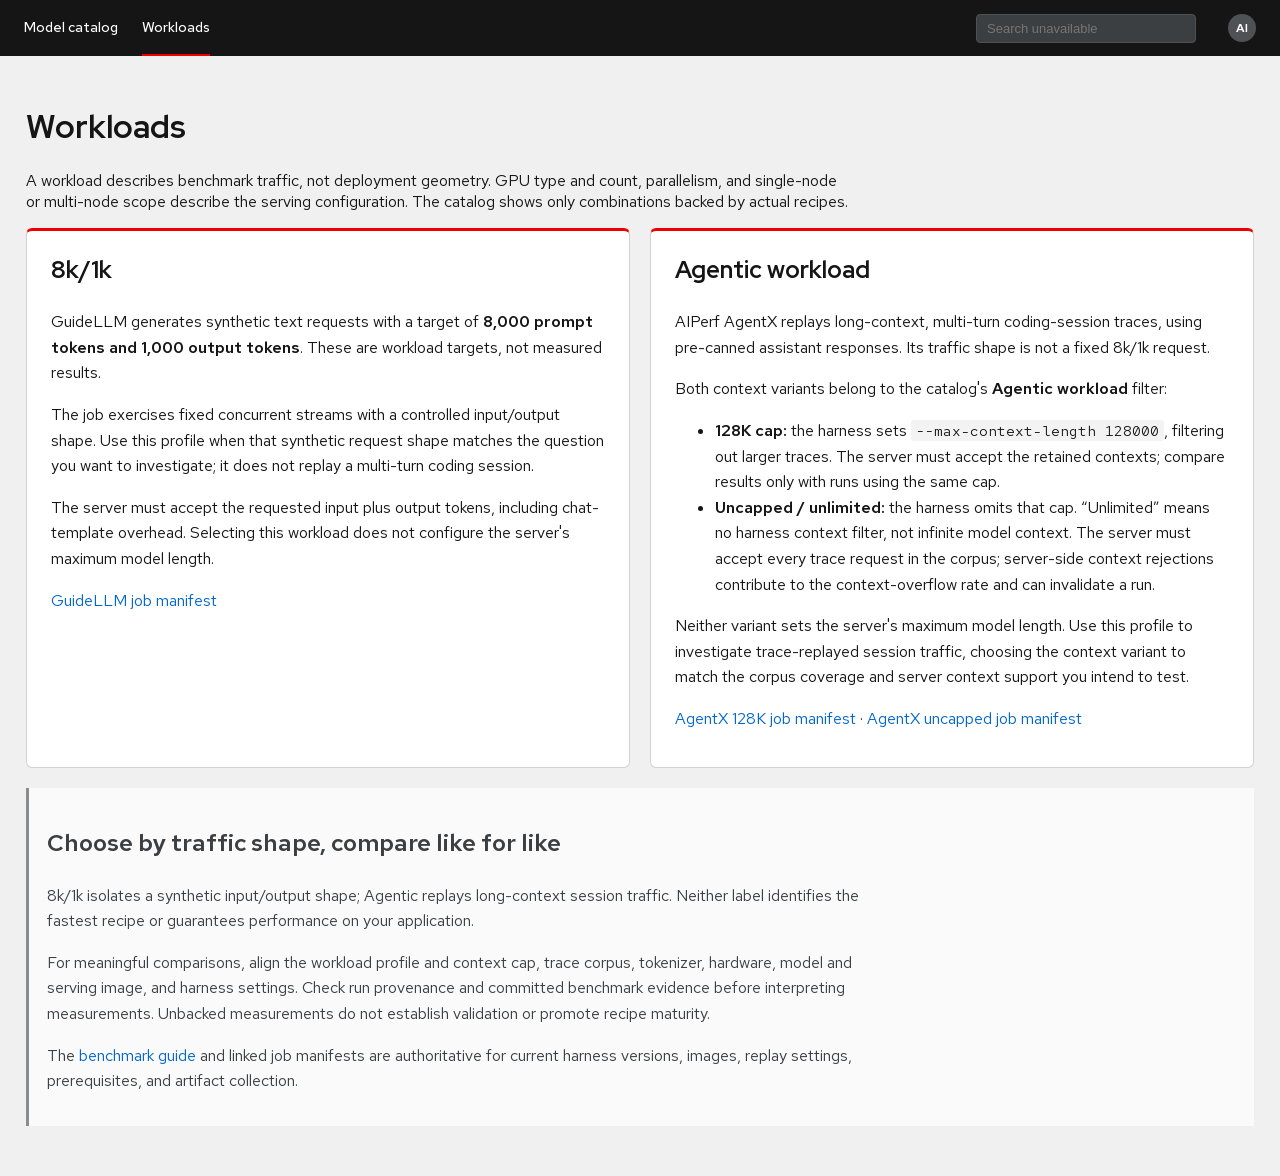
<file: site/workloads.html>
<!DOCTYPE html>
<html lang="en">
<head>
  <meta charset="utf-8">
  <meta name="viewport" content="width=device-width, initial-scale=1">
  <title>Workloads | AI Hub</title>
  <link rel="stylesheet" href="styles.css">
</head>
<body>
  <div class="nav">
    <nav aria-label="Primary" class="nav__links">
      <a href="index.html" class="nav__link">Model catalog</a>
      <a href="workloads.html" aria-current="page" class="nav__link nav__link--active">Workloads</a>
    </nav>
    <div style="flex:1"></div>
    <input disabled placeholder="Search unavailable" aria-label="AI Hub search unavailable" title="AI Hub search is not available" style="background:#3C3F42;border:1px solid #4F5255;border-radius:4px;color:#fff;padding:6px 10px;font-size:13px;width:220px">
    <div style="width:28px;height:28px;border-radius:50%;background:#4F5255;display:flex;align-items:center;justify-content:center;font-size:12px;font-weight:600">AI</div>
  </div>

  <main class="workload-page">
    <h1>Workloads</h1>
    <p>A workload describes benchmark traffic, not deployment geometry. GPU type and count, parallelism, and single-node or multi-node scope describe the serving configuration. The catalog shows only combinations backed by actual recipes.</p>

    <div class="workload-grid">
      <section class="workload-card" aria-labelledby="synthetic-heading">
        <h2 id="synthetic-heading">8k/1k</h2>
        <p>GuideLLM generates synthetic text requests with a target of <strong>8,000 prompt tokens and 1,000 output tokens</strong>. These are workload targets, not measured results.</p>
        <p>The job exercises fixed concurrent streams with a controlled input/output shape. Use this profile when that synthetic request shape matches the question you want to investigate; it does not replay a multi-turn coding session.</p>
        <p>The server must accept the requested input plus output tokens, including chat-template overhead. Selecting this workload does not configure the server's maximum model length.</p>
        <p><a href="https://github.com/openshift-psap/inference-playbooks/blob/main/benchmarks/manifests/guidellm-8k1k-job.yaml">GuideLLM job manifest</a></p>
      </section>

      <section class="workload-card" aria-labelledby="agentic-heading">
        <h2 id="agentic-heading">Agentic workload</h2>
        <p>AIPerf AgentX replays long-context, multi-turn coding-session traces, using pre-canned assistant responses. Its traffic shape is not a fixed 8k/1k request.</p>
        <p>Both context variants belong to the catalog's <strong>Agentic workload</strong> filter:</p>
        <ul>
          <li><strong>128K cap:</strong> the harness sets <code>--max-context-length 128000</code>, filtering out larger traces. The server must accept the retained contexts; compare results only with runs using the same cap.</li>
          <li><strong>Uncapped / unlimited:</strong> the harness omits that cap. “Unlimited” means no harness context filter, not infinite model context. The server must accept every trace request in the corpus; server-side context rejections contribute to the context-overflow rate and can invalidate a run.</li>
        </ul>
        <p>Neither variant sets the server's maximum model length. Use this profile to investigate trace-replayed session traffic, choosing the context variant to match the corpus coverage and server context support you intend to test.</p>
        <p><a href="https://github.com/openshift-psap/inference-playbooks/blob/main/benchmarks/manifests/aiperf-agentx-128k-job.yaml">AgentX 128K job manifest</a> · <a href="https://github.com/openshift-psap/inference-playbooks/blob/main/benchmarks/manifests/aiperf-agentx-unlimited-context-job.yaml">AgentX uncapped job manifest</a></p>
      </section>
    </div>

    <aside class="workload-note" aria-labelledby="comparison-heading">
      <h2 id="comparison-heading">Choose by traffic shape, compare like for like</h2>
      <p>8k/1k isolates a synthetic input/output shape; Agentic replays long-context session traffic. Neither label identifies the fastest recipe or guarantees performance on your application.</p>
      <p>For meaningful comparisons, align the workload profile and context cap, trace corpus, tokenizer, hardware, model and serving image, and harness settings. Check run provenance and committed benchmark evidence before interpreting measurements. Unbacked measurements do not establish validation or promote recipe maturity.</p>
      <p>The <a href="https://github.com/openshift-psap/inference-playbooks/blob/main/benchmarks/README.md">benchmark guide</a> and linked job manifests are authoritative for current harness versions, images, replay settings, prerequisites, and artifact collection.</p>
    </aside>
  </main>
</body>
</html>
</file>
<file: site/styles.css>
/* Red Hat Display font-face declarations */
@font-face {
  font-family: 'Red Hat Display';
  font-style: normal;
  font-weight: 500;
  font-display: swap;
  src: url("fonts/red-hat-display-latinext.woff2") format('woff2');
  unicode-range: U+0100-02BA, U+02BD-02C5, U+02C7-02CC, U+02CE-02D7, U+02DD-02FF, U+0304, U+0308, U+0329, U+1D00-1DBF, U+1E00-1E9F, U+1EF2-1EFF, U+2020, U+20A0-20AB, U+20AD-20C0, U+2113, U+2C60-2C7F, U+A720-A7FF;
}
@font-face {
  font-family: 'Red Hat Display';
  font-style: normal;
  font-weight: 500;
  font-display: swap;
  src: url("fonts/red-hat-display-latin.woff2") format('woff2');
  unicode-range: U+0000-00FF, U+0131, U+0152-0153, U+02BB-02BC, U+02C6, U+02DA, U+02DC, U+0304, U+0308, U+0329, U+2000-206F, U+20AC, U+2122, U+2191, U+2193, U+2212, U+2215, U+FEFF, U+FFFD;
}
@font-face {
  font-family: 'Red Hat Display';
  font-style: normal;
  font-weight: 600;
  font-display: swap;
  src: url("fonts/red-hat-display-latinext.woff2") format('woff2');
  unicode-range: U+0100-02BA, U+02BD-02C5, U+02C7-02CC, U+02CE-02D7, U+02DD-02FF, U+0304, U+0308, U+0329, U+1D00-1DBF, U+1E00-1E9F, U+1EF2-1EFF, U+2020, U+20A0-20AB, U+20AD-20C0, U+2113, U+2C60-2C7F, U+A720-A7FF;
}
@font-face {
  font-family: 'Red Hat Display';
  font-style: normal;
  font-weight: 600;
  font-display: swap;
  src: url("fonts/red-hat-display-latin.woff2") format('woff2');
  unicode-range: U+0000-00FF, U+0131, U+0152-0153, U+02BB-02BC, U+02C6, U+02DA, U+02DC, U+0304, U+0308, U+0329, U+2000-206F, U+20AC, U+2122, U+2191, U+2193, U+2212, U+2215, U+FEFF, U+FFFD;
}
@font-face {
  font-family: 'Red Hat Display';
  font-style: normal;
  font-weight: 700;
  font-display: swap;
  src: url("fonts/red-hat-display-latinext.woff2") format('woff2');
  unicode-range: U+0100-02BA, U+02BD-02C5, U+02C7-02CC, U+02CE-02D7, U+02DD-02FF, U+0304, U+0308, U+0329, U+1D00-1DBF, U+1E00-1E9F, U+1EF2-1EFF, U+2020, U+20A0-20AB, U+20AD-20C0, U+2113, U+2C60-2C7F, U+A720-A7FF;
}
@font-face {
  font-family: 'Red Hat Display';
  font-style: normal;
  font-weight: 700;
  font-display: swap;
  src: url("fonts/red-hat-display-latin.woff2") format('woff2');
  unicode-range: U+0000-00FF, U+0131, U+0152-0153, U+02BB-02BC, U+02C6, U+02DA, U+02DC, U+0304, U+0308, U+0329, U+2000-206F, U+20AC, U+2122, U+2191, U+2193, U+2212, U+2215, U+FEFF, U+FFFD;
}
@font-face {
  font-family: 'Red Hat Display';
  font-style: normal;
  font-weight: 800;
  font-display: swap;
  src: url("fonts/red-hat-display-latinext.woff2") format('woff2');
  unicode-range: U+0100-02BA, U+02BD-02C5, U+02C7-02CC, U+02CE-02D7, U+02DD-02FF, U+0304, U+0308, U+0329, U+1D00-1DBF, U+1E00-1E9F, U+1EF2-1EFF, U+2020, U+20A0-20AB, U+20AD-20C0, U+2113, U+2C60-2C7F, U+A720-A7FF;
}
@font-face {
  font-family: 'Red Hat Display';
  font-style: normal;
  font-weight: 800;
  font-display: swap;
  src: url("fonts/red-hat-display-latin.woff2") format('woff2');
  unicode-range: U+0000-00FF, U+0131, U+0152-0153, U+02BB-02BC, U+02C6, U+02DA, U+02DC, U+0304, U+0308, U+0329, U+2000-206F, U+20AC, U+2122, U+2191, U+2193, U+2212, U+2215, U+FEFF, U+FFFD;
}

/* Red Hat Mono font-face declarations */
@font-face {
  font-family: 'Red Hat Mono';
  font-style: normal;
  font-weight: 400;
  font-display: swap;
  src: url("fonts/red-hat-mono-latinext.woff2") format('woff2');
  unicode-range: U+0100-02BA, U+02BD-02C5, U+02C7-02CC, U+02CE-02D7, U+02DD-02FF, U+0304, U+0308, U+0329, U+1D00-1DBF, U+1E00-1E9F, U+1EF2-1EFF, U+2020, U+20A0-20AB, U+20AD-20C0, U+2113, U+2C60-2C7F, U+A720-A7FF;
}
@font-face {
  font-family: 'Red Hat Mono';
  font-style: normal;
  font-weight: 400;
  font-display: swap;
  src: url("fonts/red-hat-mono-latin.woff2") format('woff2');
  unicode-range: U+0000-00FF, U+0131, U+0152-0153, U+02BB-02BC, U+02C6, U+02DA, U+02DC, U+0304, U+0308, U+0329, U+2000-206F, U+20AC, U+2122, U+2191, U+2193, U+2212, U+2215, U+FEFF, U+FFFD;
}
@font-face {
  font-family: 'Red Hat Mono';
  font-style: normal;
  font-weight: 500;
  font-display: swap;
  src: url("fonts/red-hat-mono-latinext.woff2") format('woff2');
  unicode-range: U+0100-02BA, U+02BD-02C5, U+02C7-02CC, U+02CE-02D7, U+02DD-02FF, U+0304, U+0308, U+0329, U+1D00-1DBF, U+1E00-1E9F, U+1EF2-1EFF, U+2020, U+20A0-20AB, U+20AD-20C0, U+2113, U+2C60-2C7F, U+A720-A7FF;
}
@font-face {
  font-family: 'Red Hat Mono';
  font-style: normal;
  font-weight: 500;
  font-display: swap;
  src: url("fonts/red-hat-mono-latin.woff2") format('woff2');
  unicode-range: U+0000-00FF, U+0131, U+0152-0153, U+02BB-02BC, U+02C6, U+02DA, U+02DC, U+0304, U+0308, U+0329, U+2000-206F, U+20AC, U+2122, U+2191, U+2193, U+2212, U+2215, U+FEFF, U+FFFD;
}

/* Red Hat Text font-face declarations */
@font-face {
  font-family: 'Red Hat Text';
  font-style: normal;
  font-weight: 400;
  font-display: swap;
  src: url("fonts/red-hat-text-latinext.woff2") format('woff2');
  unicode-range: U+0100-02BA, U+02BD-02C5, U+02C7-02CC, U+02CE-02D7, U+02DD-02FF, U+0304, U+0308, U+0329, U+1D00-1DBF, U+1E00-1E9F, U+1EF2-1EFF, U+2020, U+20A0-20AB, U+20AD-20C0, U+2113, U+2C60-2C7F, U+A720-A7FF;
}
@font-face {
  font-family: 'Red Hat Text';
  font-style: normal;
  font-weight: 400;
  font-display: swap;
  src: url("fonts/red-hat-text-latin.woff2") format('woff2');
  unicode-range: U+0000-00FF, U+0131, U+0152-0153, U+02BB-02BC, U+02C6, U+02DA, U+02DC, U+0304, U+0308, U+0329, U+2000-206F, U+20AC, U+2122, U+2191, U+2193, U+2212, U+2215, U+FEFF, U+FFFD;
}
@font-face {
  font-family: 'Red Hat Text';
  font-style: normal;
  font-weight: 500;
  font-display: swap;
  src: url("fonts/red-hat-text-latinext.woff2") format('woff2');
  unicode-range: U+0100-02BA, U+02BD-02C5, U+02C7-02CC, U+02CE-02D7, U+02DD-02FF, U+0304, U+0308, U+0329, U+1D00-1DBF, U+1E00-1E9F, U+1EF2-1EFF, U+2020, U+20A0-20AB, U+20AD-20C0, U+2113, U+2C60-2C7F, U+A720-A7FF;
}
@font-face {
  font-family: 'Red Hat Text';
  font-style: normal;
  font-weight: 500;
  font-display: swap;
  src: url("fonts/red-hat-text-latin.woff2") format('woff2');
  unicode-range: U+0000-00FF, U+0131, U+0152-0153, U+02BB-02BC, U+02C6, U+02DA, U+02DC, U+0304, U+0308, U+0329, U+2000-206F, U+20AC, U+2122, U+2191, U+2193, U+2212, U+2215, U+FEFF, U+FFFD;
}
@font-face {
  font-family: 'Red Hat Text';
  font-style: normal;
  font-weight: 600;
  font-display: swap;
  src: url("fonts/red-hat-text-latinext.woff2") format('woff2');
  unicode-range: U+0100-02BA, U+02BD-02C5, U+02C7-02CC, U+02CE-02D7, U+02DD-02FF, U+0304, U+0308, U+0329, U+1D00-1DBF, U+1E00-1E9F, U+1EF2-1EFF, U+2020, U+20A0-20AB, U+20AD-20C0, U+2113, U+2C60-2C7F, U+A720-A7FF;
}
@font-face {
  font-family: 'Red Hat Text';
  font-style: normal;
  font-weight: 600;
  font-display: swap;
  src: url("fonts/red-hat-text-latin.woff2") format('woff2');
  unicode-range: U+0000-00FF, U+0131, U+0152-0153, U+02BB-02BC, U+02C6, U+02DA, U+02DC, U+0304, U+0308, U+0329, U+2000-206F, U+20AC, U+2122, U+2191, U+2193, U+2212, U+2215, U+FEFF, U+FFFD;
}

/* Base styles */
body {
  margin: 0;
  background: #F0F0F0;
  font-family: 'Red Hat Text', sans-serif;
  color: #151515;
}

a {
  color: #0066CC;
  text-decoration: none;
}

a:hover {
  color: #004080;
  text-decoration: underline;
}

* {
  box-sizing: border-box;
}

code {
  font-family: 'Red Hat Mono', monospace;
  font-size: .9em;
  background: #F3F3F3;
  padding: 1px 5px;
  border-radius: 3px;
}

/* Navigation */
.nav {
  background: #151515;
  color: #fff;
  display: flex;
  align-items: center;
  padding: 0 24px;
  height: 56px;
  gap: 32px;
  flex-shrink: 0;
}

.nav__links {
  display: flex;
  gap: 24px;
  align-self: stretch;
}

.nav__link {
  display: flex;
  align-items: center;
  color: #fff;
  text-decoration: none;
  font-size: 14px;
  font-weight: 500;
  border-bottom: 2px solid transparent;
}

.nav__link--active {
  border-bottom-color: #EE0000;
}

/* Breadcrumb */
.crumb {
  font-size: 13px;
  color: #6A6E73;
  margin-bottom: 14px;
}

/* Fluid page shells; constrain prose, not the available catalog width. */
.catalog-layout {
  width: 100%;
  min-width: 0;
  padding: 24px clamp(16px, 2vw, 48px) 50px;
}

.panel p,
.selectors > p,
.workload-page p {
  max-width: 75ch;
}

.filter-pair {
  display: grid;
  grid-template-columns: repeat(2, minmax(0, 1fr));
  gap: 16px;
  min-width: 0;
}

/* Model card */
.model-card {
  background: #fff;
  border: 1px solid #D2D2D2;
  border-radius: 6px 6px 0 0;
  padding: 24px 28px;
  display: flex;
  gap: 20px;
  align-items: flex-start;
  flex-wrap: wrap;
}

.model-card h1 {
  margin: 0 0 8px;
}

.model-meta {
  display: flex;
  flex-wrap: wrap;
  align-items: center;
  gap: 6px 20px;
  margin: 0;
  font-size: 14px;
  line-height: 1.5;
}

.model-meta > span {
  min-width: 0;
  max-width: 100%;
  overflow-wrap: anywhere;
}

.model-card p {
  margin: 8px 0 0;
  max-width: 75ch;
}

/* Selectors */
.selectors {
  background: #fff;
  border: 1px solid #D2D2D2;
  border-top: 1px solid #F0F0F0;
  padding: 16px 28px;
  display: flex;
  flex-direction: column;
  gap: 10px;
}

.sel-row {
  display: flex;
  align-items: flex-start;
  gap: 12px;
  flex-wrap: wrap;
  padding-bottom: 10px;
  border-bottom: 1px solid #F0F0F0;
}

.sel-row:last-child {
  padding-bottom: 0;
  border-bottom: none;
}

.sel-label {
  font-family: monospace;
  font-size: 10.5px;
  letter-spacing: .1em;
  text-transform: uppercase;
  color: #6A6E73;
  width: 132px;
  flex: none;
  padding-top: 10px;
}

/* Visible choices: native radios in wrapping, compact cards. */
.model-options,
.recipe-options {
  display: grid;
  grid-template-columns: repeat(auto-fit, minmax(min(100%, 240px), 1fr));
  gap: 10px;
  width: 100%;
  min-width: 0;
  margin: 0;
  padding: 0;
  border: 0;
}

.model-options legend,
.recipe-options legend {
  padding: 0;
  margin-bottom: 10px;
  font-family: 'Red Hat Display', sans-serif;
  font-size: 14px;
  font-weight: 700;
}

.model-option,
.recipe-option {
  display: grid;
  grid-template-columns: auto minmax(0, 1fr);
  align-content: start;
  gap: 4px 10px;
  min-width: 0;
  padding: 10px 12px;
  border: 1px solid #D2D2D2;
  border-radius: 6px;
  background: #fff;
  cursor: pointer;
}

.model-option input[type="radio"],
.recipe-option input[type="radio"] {
  grid-row: 1 / 3;
  margin: 3px 0 0;
  accent-color: #0066CC;
}

.model-option__name,
.model-option__id {
  grid-column: 2;
  min-width: 0;
  overflow-wrap: anywhere;
}

.model-option__name {
  font-size: 13.5px;
  font-weight: 600;
  line-height: 1.4;
}

.model-option__id {
  font-family: 'Red Hat Mono', monospace;
  font-size: 11px;
  line-height: 1.4;
  color: #6A6E73;
}

.recipe-option > :not(input) {
  grid-column: 2;
  min-width: 0;
  overflow-wrap: anywhere;
  font-size: 13.5px;
  line-height: 1.4;
}

.recipe-option > :nth-child(2) {
  font-weight: 600;
}

.model-option--selected,
.recipe-option--selected {
  border-color: #0066CC;
  background: #F0F8FF;
  box-shadow: inset 0 0 0 1px #0066CC;
}

.recipe-option__badges {
  display: flex;
  flex-wrap: wrap;
  gap: 6px;
  margin-top: 4px;
}

.status-badge {
  display: inline-flex;
  align-items: center;
  padding: 2px 8px;
  border: 1px solid #C7C7C7;
  border-radius: 999px;
  background: #F0F0F0;
  color: #3C3F42;
  font-size: 12px;
  font-weight: 600;
  line-height: 1.5;
}

.status-badge--scope {
  background: #F2EEFA;
  border-color: #C7B6E0;
  color: #543885;
}

.status-badge--pending {
  background: #FFF4D6;
  border-color: #E8C56A;
  color: #795600;
}

.status-badge--contributed {
  background: #E7F1FA;
  border-color: #9EC5E8;
  color: #004B95;
}

.status-badge--verified {
  background: #E9F4E5;
  border-color: #A3C994;
  color: #2D5E20;
}

.model-option:has(input:focus-visible),
.recipe-option:has(input:focus-visible) {
  outline: 2px solid #0066CC;
  outline-offset: 2px;
}

/* Buttons */
.filter-options {
  display: flex;
  flex-wrap: wrap;
  gap: 8px;
  min-width: 0;
  margin: 0;
  padding: 0 0 10px;
  border: 0;
  border-bottom: 1px solid #F0F0F0;
}

.filter-options legend {
  margin-bottom: 8px;
  padding: 0;
  font-family: 'Red Hat Display', sans-serif;
  font-size: 14px;
  font-weight: 700;
}

.filter-option {
  display: flex;
  align-items: center;
  gap: 6px;
  min-width: 0;
  max-width: 100%;
  padding: 6px 10px;
  border: 1px solid #D2D2D2;
  border-radius: 6px;
  background: #fff;
  font-size: 13.5px;
  line-height: 1.4;
  overflow-wrap: anywhere;
  cursor: pointer;
}

.filter-option input[type="radio"] {
  flex: none;
  margin: 0;
  accent-color: #0066CC;
}

.filter-option > :not(input) {
  min-width: 0;
}

.filter-option--selected {
  border-color: #0066CC;
  background: #F0F8FF;
  box-shadow: inset 0 0 0 1px #0066CC;
}

.filter-option--unavailable {
  color: #8A8D90;
  background: #F5F5F5;
  border-color: #D2D2D2;
  box-shadow: none;
  cursor: not-allowed;
}

.filter-option--unavailable input[type="radio"] {
  cursor: not-allowed;
}

.filter-options:disabled .filter-option {
  color: #8A8D90;
  background: #F5F5F5;
  border-color: #D2D2D2;
  box-shadow: none;
  cursor: not-allowed;
}

.filter-option:has(input:focus-visible) {
  outline: 2px solid #0066CC;
  outline-offset: 2px;
}

.btn {
  font-size: 13.5px;
  font-weight: 600;
  white-space: nowrap;
  background: #fff;
  color: #3C3F42;
  border: 1px solid #D2D2D2;
  border-radius: 6px;
  padding: 6px 14px;
  cursor: pointer;
  display: flex;
  align-items: center;
  gap: 6px;
}

.btn--active {
  background: #151515;
  color: #fff;
  border-color: #151515;
}

.btn--blocked {
  background: #FAFAFA;
  color: #8A8D90;
  border-style: dashed;
  cursor: not-allowed;
}

/* Spec grid */
.spec-grid {
  border: 1px solid #D2D2D2;
  border-top: 3px solid #EE0000;
  padding: 16px 18px;
  margin-top: 6px;
  display: grid;
  grid-template-columns: repeat(auto-fit, minmax(150px, 1fr));
  gap: 14px 22px;
}

.spec {
  display: flex;
  flex-direction: column;
}

.spec dt {
  font-family: monospace;
  font-size: 10px;
  letter-spacing: .07em;
  text-transform: uppercase;
  color: #6A6E73;
  margin-bottom: 3px;
}

.spec dd {
  font-size: 14px;
  font-weight: 600;
  line-height: 1.3;
  word-break: break-word;
  margin: 0;
}

/* Tabs */
.tabs {
  background: #fff;
  border: 1px solid #D2D2D2;
  border-top: none;
  display: flex;
  gap: 2px;
  padding: 0 20px;
  overflow-x: auto;
}

.tab {
  background: none;
  border: none;
  padding: 14px 6px;
  margin-right: 22px;
  font-size: 14px;
  font-weight: 600;
  cursor: pointer;
  color: #6A6E73;
  border-bottom: 3px solid transparent;
  white-space: nowrap;
  display: flex;
  align-items: center;
  gap: 6px;
}

.tab--active {
  color: #151515;
  border-bottom: 3px solid #EE0000;
}

/* Panel */
.panel {
  background: #F0F0F0;
  flex: 1;
  padding: 28px 0 50px;
}

.panel h2 {
  margin: 20px 0 8px;
}

.panel a + .drawer,
.panel span + .drawer {
  margin-top: 8px;
}

/* Keep source artifacts first in both visual and reading order. */
.configuration-layout {
  display: grid;
  grid-template-columns: minmax(0, 1fr);
  gap: 24px;
  align-items: start;
}

.configuration-pane {
  min-width: 0;
  padding: 20px;
  background: #fff;
  border: 1px solid #D2D2D2;
  border-radius: 6px;
}

.configuration-pane > h2:first-child {
  margin: 0 0 16px;
}

.configuration-pane h3 {
  margin: 20px 0 8px;
  font-size: 16px;
}

.configuration-details .rht {
  table-layout: fixed;
}

@media (min-width: 1200px) {
  .configuration-layout {
    grid-template-columns: minmax(0, 3fr) minmax(0, 2fr);
  }
}

.quickstart-step > p {
  white-space: pre-line;
}

.quickstart-expected {
  padding: 12px 16px;
  border-left: 3px solid #0066CC;
  background: #F0F8FF;
}

.recipe-technical {
  margin: 0 0 20px;
}

.recipe-technical > summary {
  font-family: 'Red Hat Display', sans-serif;
  font-size: 13px;
  font-weight: 600;
  color: #6A6E73;
  cursor: pointer;
  padding: 8px 0;
}

.recipe-technical > :not(summary) {
  padding-left: 11px;
}

.recipe-technical > p {
  font-size: 13px;
  color: #4F5255;
  margin: 4px 0;
}

.recipe-technical > a {
  display: inline-block;
  font-size: 13px;
}

/* Drawer */
.drawer {
  border: 1px solid #D2D2D2;
  border-radius: 6px;
  margin: 0 0 10px;
  overflow: hidden;
}

.drawer__summary {
  cursor: pointer;
  list-style: none;
  padding: 10px 13px;
  display: flex;
  align-items: center;
  gap: 10px;
  font-size: 13.5px;
  background: #FAFAFA;
}

.drawer__summary button {
  border: 1px solid #D2D2D2;
  border-radius: 6px;
  background: #fff;
  color: #3C3F42;
  font-size: 12px;
  padding: 3px 10px;
  cursor: pointer;
}

.drawer__code {
  background: #151515;
  color: #E8E8E8;
  font-family: 'Red Hat Mono', monospace;
  font-size: 12.5px;
  line-height: 1.6;
  padding: 14px 16px;
  overflow-x: auto;
  max-height: 420px;
}

/* Table (Red Hat table) */
.rht {
  width: 100%;
  border-collapse: collapse;
  margin: 0 0 20px;
  font-size: 13px;
}

.rht thead th {
  text-align: left;
  padding: 8px 11px;
  border-bottom: 1px solid #D2D2D2;
  font-family: monospace;
  font-size: 10px;
  text-transform: uppercase;
  color: #6A6E73;
}

.rht tbody td {
  padding: 8px 11px;
  border-bottom: 1px solid #F0F0F0;
}

/* Banners */
.banner,
.banner--pending {
  background: #FAFAFA;
  border-left: 3px solid #8A8D90;
  padding: 16px 18px;
  font-size: 14px;
  color: #3C3F42;
  max-width: 70ch;
}

/* Accordion */
.accordion {
  border: 1px solid #D2D2D2;
  border-left: 3px solid #8A8D90;
  border-radius: 0 4px 4px 0;
  margin: 0 0 10px;
  background: #FCFCFC;
}

.accordion summary {
  cursor: pointer;
  padding: 13px 15px;
  font-family: 'Red Hat Display', sans-serif;
  font-weight: 700;
  font-size: 14.5px;
  list-style: none;
  display: flex;
  align-items: center;
  gap: 10px;
}

.accordion > div {
  padding: 4px 16px 16px;
  border-top: 1px solid #EDEDED;
}

/* Pills & tags */
.pill--validated {
  display: flex;
  align-items: center;
  gap: 4px;
  background: #F0F8E8;
  color: #3E8635;
  font-size: 12px;
  font-weight: 600;
  padding: 3px 10px;
  border-radius: 10px;
  white-space: nowrap;
}

.tag {
  font-family: monospace;
  font-size: 9.5px;
  letter-spacing: .08em;
  text-transform: uppercase;
  color: #6A6E73;
  font-weight: 500;
  border: 1px solid #D2D2D2;
  padding: 1px 6px;
  border-radius: 2px;
  flex: none;
}

/* Workload reference page shares the catalog typography and shell. */
.workload-page {
  width: 100%;
  min-width: 0;
  margin: 0;
  padding: 28px clamp(16px, 2vw, 48px) 50px;
  overflow-wrap: anywhere;
}

.workload-page h1,
.workload-card h2 {
  font-family: 'Red Hat Display', sans-serif;
}

.workload-grid {
  display: grid;
  grid-template-columns: repeat(2, minmax(0, 1fr));
  gap: 20px;
}

.workload-card {
  min-width: 0;
  padding: 20px 24px;
  border: 1px solid #D2D2D2;
  border-top: 3px solid #EE0000;
  border-radius: 6px;
  background: #fff;
  line-height: 1.6;
}

.workload-card h2 {
  margin-top: 0;
}

.workload-note {
  margin-top: 20px;
  padding: 16px 18px;
  border-left: 3px solid #8A8D90;
  background: #FAFAFA;
  color: #3C3F42;
  line-height: 1.6;
}

/* Keep catalog content inside its shell without clipping source text. */
#app {
  overflow-wrap: anywhere;
}

.model-card > div,
.selectors,
.sel-row,
.panel {
  min-width: 0;
}

.model-card > div {
  max-width: 100%;
}

.sel-row select {
  flex: 1 1 0;
  min-width: 0;
  max-width: 100%;
}

.drawer__summary {
  flex-wrap: wrap;
}

.drawer__summary strong {
  min-width: 0;
  max-width: 100%;
}

.rht th,
.rht td {
  overflow-wrap: anywhere;
}

@media (max-width: 600px) {
  .filter-pair {
    grid-template-columns: minmax(0, 1fr);
  }

  .model-card,
  .selectors {
    padding: 16px;
  }

  .workload-page {
    padding: 20px 16px 36px;
  }

  .workload-grid {
    grid-template-columns: minmax(0, 1fr);
  }

  .workload-card {
    padding: 16px;
  }

  .nav {
    gap: 12px;
    padding: 0 16px;
  }

  .nav__links,
  .nav > div:last-child {
    flex-shrink: 0;
  }

  .nav__links {
    gap: 12px;
  }

  .nav > div:first-of-type {
    flex: 0 !important;
  }

  .nav > input {
    width: auto !important;
    min-width: 0;
    flex: 1;
  }

  .sel-label {
    width: 100%;
    padding-top: 0;
  }

  .sel-row select {
    flex-basis: 100%;
  }
}

/* Benchmark charts */
.chart-grid {
  display: grid;
  grid-template-columns: repeat(auto-fit, minmax(340px, 1fr));
  gap: 16px;
  margin: 16px 0;
}
.chart-card {
  background: #FAFAFA;
  border: 1px solid #E0E0E0;
  border-radius: 8px;
  padding: 16px;
}
.chart-card h3 {
  font-family: 'Red Hat Display', sans-serif;
  font-size: 14px;
  font-weight: 600;
  color: #333;
  margin: 0 0 8px;
}
.chart-container {
  position: relative;
  height: 260px;
}
.stat-row {
  display: flex;
  gap: 12px;
  flex-wrap: wrap;
  margin: 16px 0;
}
.stat-card {
  background: #FAFAFA;
  border: 1px solid #E0E0E0;
  border-radius: 8px;
  padding: 12px 16px;
  flex: 1;
  min-width: 120px;
}
.stat-card__value {
  font-family: 'Red Hat Display', sans-serif;
  font-size: 1.5rem;
  font-weight: 700;
  color: #151515;
}
.stat-card__label {
  font-size: 0.75rem;
  color: #6A6E73;
  text-transform: uppercase;
  letter-spacing: 0.05em;
}
.stat-card__sub {
  font-size: 0.8rem;
  color: #4F5255;
  margin-top: 2px;
}
.harness-section {
  margin: 0 0 32px;
  padding: 20px;
  background: #fff;
  border: 1px solid #E0E0E0;
  border-radius: 10px;
}
.harness-section:last-child {
  margin-bottom: 0;
}
.harness-header {
  display: flex;
  align-items: baseline;
  gap: 12px;
  flex-wrap: wrap;
  margin: 0 0 16px;
  padding: 0 0 12px;
  border-bottom: 2px solid #E0E0E0;
}
.harness-header h2 {
  font-family: 'Red Hat Display', sans-serif;
  font-size: 18px;
  font-weight: 700;
  color: #151515;
  margin: 0;
}
.harness-description {
  font-size: 13px;
  color: #6A6E73;
}
.harness-description code {
  font-family: 'Red Hat Mono', monospace;
  background: #F0F0F0;
  padding: 2px 6px;
  border-radius: 3px;
  font-size: 12px;
}
.evidence-detail {
  margin: 16px 0 0;
  border: 1px solid #E8E8E8;
  border-radius: 6px;
}
.evidence-detail > summary {
  padding: 10px 14px;
  font-family: 'Red Hat Display', sans-serif;
  font-size: 13px;
  font-weight: 600;
  color: #4F5255;
  cursor: pointer;
  background: #FAFAFA;
  border-radius: 6px;
}
.evidence-detail[open] > summary {
  border-bottom: 1px solid #E8E8E8;
  border-radius: 6px 6px 0 0;
}
.evidence-detail > :not(summary) {
  padding: 0 14px;
}
.evidence-detail > table {
  margin: 8px 14px;
  width: calc(100% - 28px);
}
</file>
